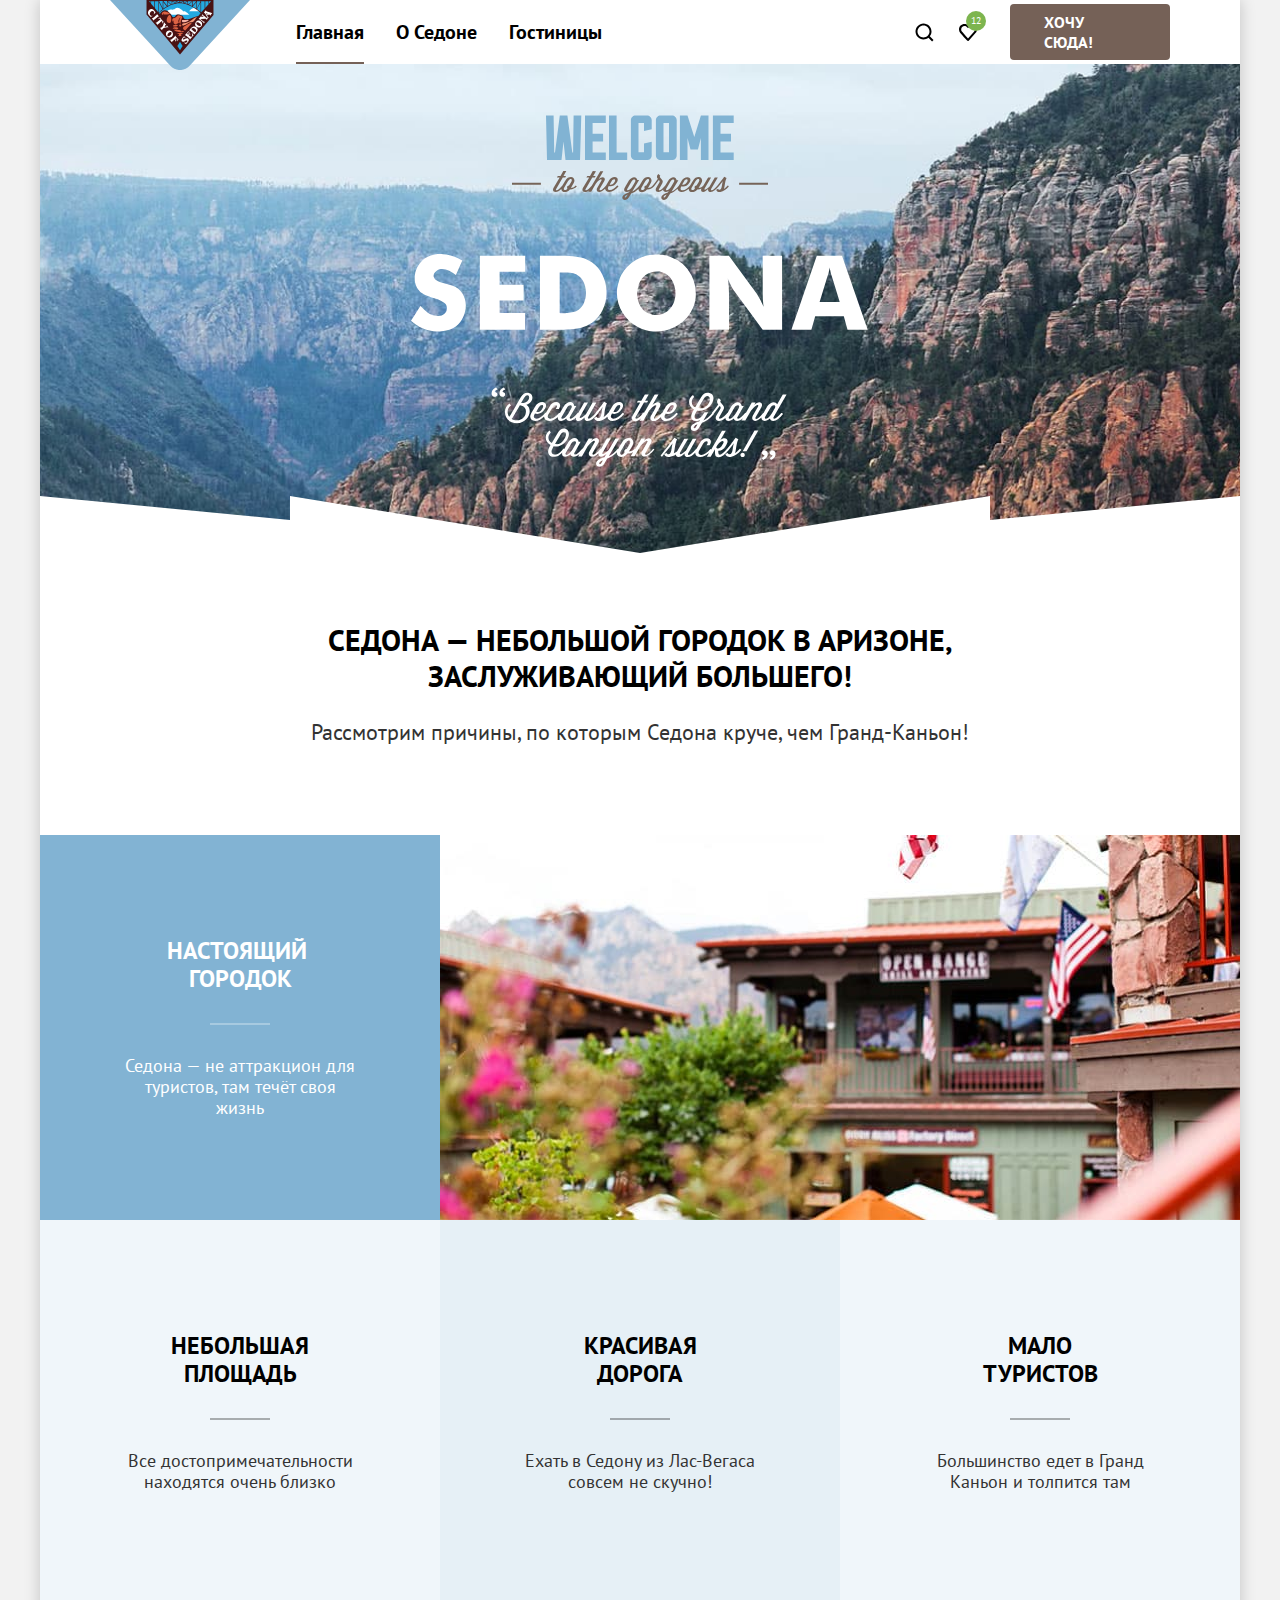
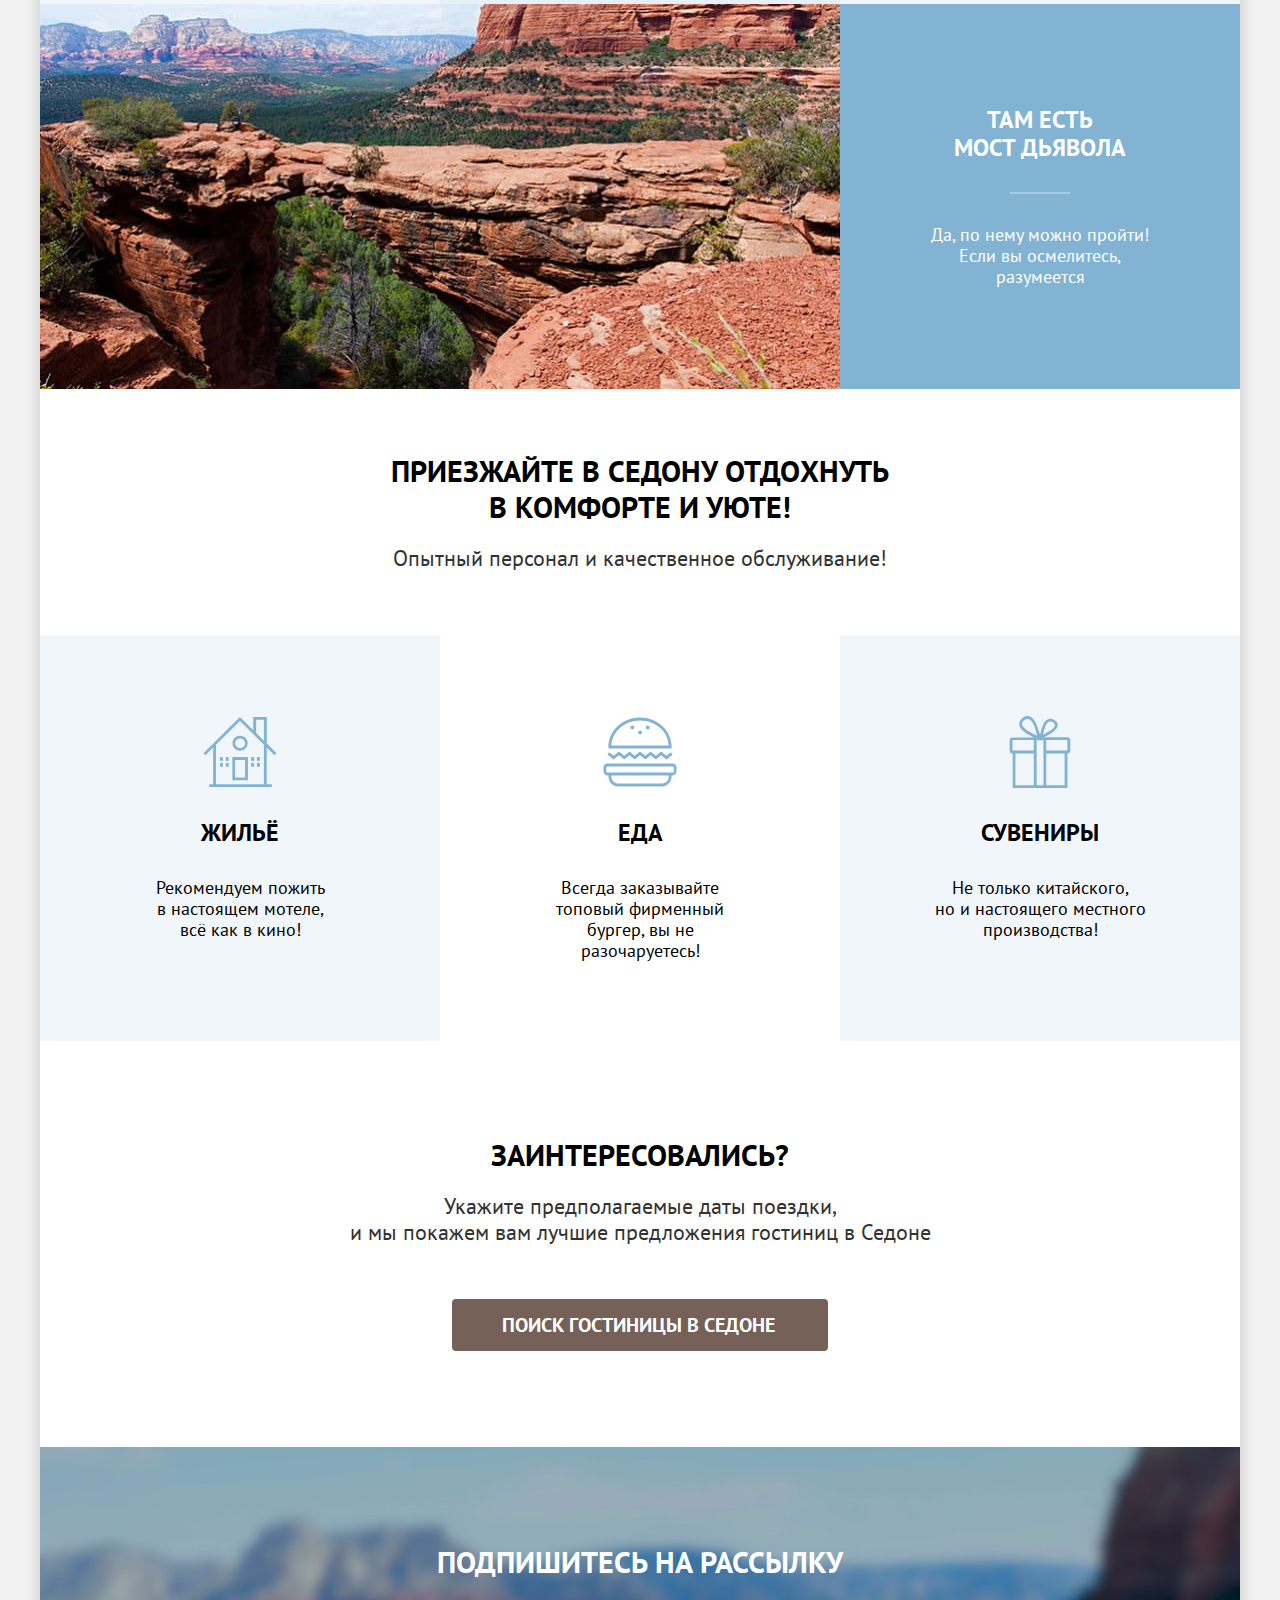
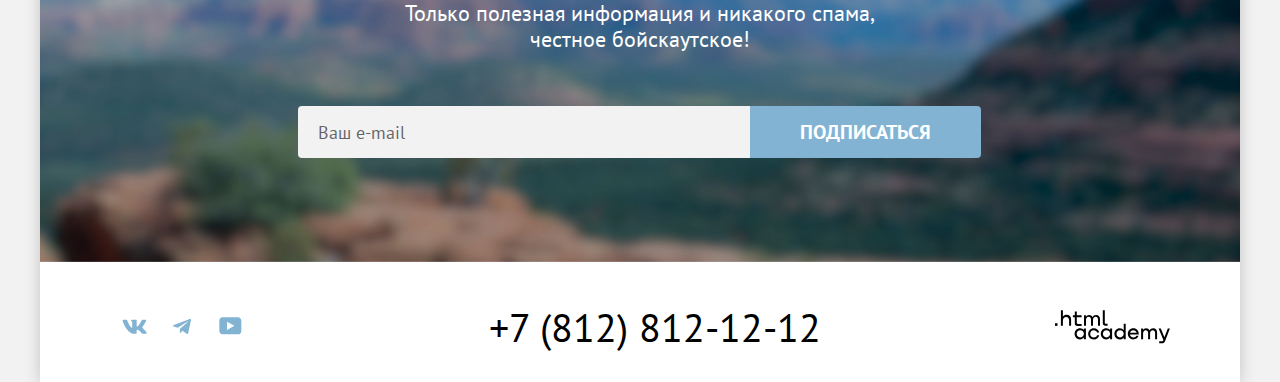
<file: index.html>
<!DOCTYPE html>
<html lang="ru">
  <head>
    <meta charset="utf-8">
    <title>Седона</title>
    <link rel="icon" href="favicon.ico">
    <link href="styles/styles.css" rel="stylesheet">
  </head>
  <body>
    <div class="sticky-footer">
      <header class="page-header">
        <nav class="navigation">
          <a class="navigation-logo">
            <img class="page-header-logo" src="image/logo.svg" alt="Логотип сайта Седона" width="140" height="70">
          </a>
          <ul class="navigation-list">
            <li class="navigation-item">
              <a class="navigation-link navigation-link-current">Главная</a>
            </li>
            <li class="navigation-item">
              <a class="navigation-link" href="#">О Седоне</a>
            </li>
            <li class="navigation-item">
              <a class="navigation-link" href="catalog.html">Гостиницы</a>
            </li>
          </ul>
          <ul class="navigation-list navigation-user">
            <li class="navigation-item">
              <a class="navigation-link" href="#">
                <svg class="navigation-icon" aria-hidden="true" focusable="false" width="20" height="20" viewBox="0 0 20 20" fill="none" xmlns="http://www.w3.org/2000/svg">
                  <path d="M19.5 18.0083L15.8 14.3287C16.8 13.0359 17.5 11.3453 17.5 9.4558C17.5 5.08011 13.9 1.5 9.5 1.5C5.1 1.5 1.5 5.17956 1.5 9.55525C1.5 13.9309 5.1 17.511 9.5 17.511C11.3 17.511 13 16.9144 14.4 15.8204L18.1 19.5L19.5 18.0083ZM9.5 15.5221C6.2 15.5221 3.5 12.837 3.5 9.55525C3.5 6.27348 6.2 3.5884 9.5 3.5884C12.8 3.5884 15.5 6.27348 15.5 9.55525C15.5 12.837 12.8 15.5221 9.5 15.5221Z" fill="currentColor"/>
                </svg>
                <span class="visually-hidden">
                  Поиск
                </span>
              </a>
            </li>
            <li class="navigation-item">
              <a class="navigation-link" href="#">
                <svg class="navigation-icon" aria-hidden="true" focusable="false" width="20" height="20" viewBox="0 0 20 20" fill="none" xmlns="http://www.w3.org/2000/svg">
                  <path d="M9.9 19C9.6 19 9.3 18.9 9.1 18.6C3.7 12.5 2.4 11.1 2.1 10.7C1.4 9.8 1 8.6 1 7.4C1 4.4 3.4 2 6.5 2C7.8 2 9 2.5 10 3.3C11 2.5 12.3 2 13.5 2C16.5 2 19 4.4 19 7.4C19 8.7 18.5 9.9 17.7 10.8L10.7 18.7C10.5 18.9 10.3 19 9.9 19ZM3.9 9.5C4.2 9.9 7.4 13.5 10 16.4L16.2 9.4C16.7 8.9 16.9 8.2 16.9 7.4C16.9 5.6 15.4 4.1 13.6 4.1C12.6 4.1 11.6 4.6 10.9 5.4C10.6 5.7 10.3 5.8 10 5.8C9.7 5.8 9.4 5.6 9.2 5.4C8.5 4.6 7.5 4.1 6.5 4.1C4.7 4.1 3.2 5.6 3.2 7.4C3.1 8.3 3.5 9 3.9 9.5C3.8 9.5 3.8 9.5 3.9 9.5Z" fill="currentColor"/>
                </svg>
                <span class="visually-hidden">
                  Избранное
                </span>
                <span class="favorite-hotels">12</span>
              </a>
            </li>
            <li class="navigation-item">
              <a class="button button-want" href="#">Хочу сюда!</a>
            </li>
          </ul>
        </nav>
      </header>
      <main class="main-index main-container">
        <div class="hero">
          <h1 class="visually-hidden">Гостиничный сервис в Седоне</h1>
          <img class="img-hero" src="image/welcome.svg" alt="Welcome to the gorgeous Sedona because the grand canyon sucks" width="458" height="352">
        </div>
        <section class="advantages">
          <h2 class="visually-hidden">Преимущества</h2>
          <p class="advantages-intro">Седона &mdash; небольшой городок в Аризоне, заслуживающий большего!</p>
          <p class="advantages-intro-description">Рассмотрим причины, по которым Седона круче, чем Гранд-Каньон!</p>
          <ul class="advantages-list">
            <li class="advantages-item advantages-item-deepblue">
              <div class="advantage-item-container">
                <h3 class="advantages-item-title">Настоящий&nbsp; городок</h3>
                <p class="advantages-description">Седона — не аттракцион для туристов, там течёт своя жизнь</p>
              </div>
              <img class="advantages-image" src="image/advantage-photo-1.jpg" alt="Здание на фоне гор" width="800" height="385">
            </li>
            <li class="advantages-item advantages-item-lightblue">
              <h3 class="advantages-item-title">Небольшая площадь</h3>
              <p class="advantages-description">Все достопримечательности находятся очень близко</p>
            </li>
            <li class="advantages-item advantages-item-middleblue">
              <h3 class="advantages-item-title">Красивая дорога</h3>
              <p class="advantages-description">Ехать в Седону из Лас-Вегаса совсем не скучно!</p>
            </li>
            <li class="advantages-item advantages-item-lightblue">
              <h3 class="advantages-item-title">Мало туристов</h3>
              <p class="advantages-description">Большинство едет в Гранд Каньон и толпится там</p>
            </li>
            <li class="advantages-item advantages-item-deepblue">
              <div class="advantage-item-container">
                <h3 class="advantages-item-title">&nbsp;Там есть&nbsp; мост дьявола</h3>
                <p class="advantages-description">Да, по нему можно пройти! Если вы осмелитесь, разумеется</p>
              </div>
              <img class="advantages-image" src="image/advantage-photo-2.jpg" alt="Скалы с обрывом" width="800" height="385">
            </li>
          </ul>
        </section>
        <section class="services">
          <h2 class="visually-hidden">Сервис</h2>
          <p class="services-intro">Приезжайте в Седону отдохнуть в комфорте и уюте!</p>
          <p class="services-intro-description">Опытный персонал и качественное обслуживание!</p>
          <ul class="services-list">
            <li class="services-item services-item-middleblue">
              <h3 class="services-title">Жильё</h3>
              <p class="services-description">Рекомендуем пожить <br> в настоящем мотеле, <br> всё как в кино!</p>
            </li>
            <li class="services-item">
              <h3 class="services-title">Еда</h3>
              <p class="services-description">Всегда заказывайте <br>топовый фирменный бургер, вы не разочаруетесь!</p>
            </li>
            <li class="services-item services-item-middleblue">
              <h3 class="services-title">Сувениры</h3>
              <p class="services-description">Не только китайского, <br>но и настоящего местного производства!</p>
            </li>
          </ul>
        </section>
        <section class="search">
          <h2 class="visually-hidden">Поиск гостиницы</h2>
          <div class="search-wrapper">
            <p class="search-intro">Заинтересовались?</p>
            <p class="search-intro-description">Укажите предполагаемые даты поездки, <br>и мы покажем вам лучшие предложения гостиниц в Седоне</p>
            <a class="button button-search" href="#">Поиск гостиницы в Седоне</a>
          </div>
        </section>
        <section class="subscribe subscribe-index">
          <h2 class="subscribe-title subscribe-title-index">Подпишитесь на рассылку</h2>
          <p class="subscribe-description subscribe-description-index">Только полезная информация и никакого спама, <br> честное бойскаутское!</p>
          <form class="newsletter-form" action="https://echo.htmlacademy.ru/" method="post">
            <label class="visually-hidden" for="newsletter-email">Email</label>
            <input class="field" placeholder="Ваш e-mail" type="email" name="newsletter-email" id="newsletter-email" required>
            <button class="button button-newsletter" type="submit">Подписаться</button>
          </form>
        </section>
      </main>
      <footer class="page-footer">
        <section class="footer-social">
          <h2 class="visually-hidden">Социальные сети</h2>
          <ul class="footer-social-list">
            <li class="footer-social-item">
              <a class="social-link" href="https://vk.com/htmlacademy">
                <svg class="social-icon" aria-hidden="true" focusable="false" width="25" height="15" viewBox="0 0 25 15" fill="none" xmlns="http://www.w3.org/2000/svg">
                  <path fill-rule="evenodd" clip-rule="evenodd" d="M24.1164 1.80445C24.2824 1.25845 24.1164 0.856445 23.3214 0.856445H20.6964C20.0284 0.856445 19.7204 1.20345 19.5534 1.58645C19.5534 1.58645 18.2184 4.78245 16.3274 6.85845C15.7154 7.46045 15.4374 7.65145 15.1034 7.65145C14.9364 7.65145 14.6854 7.46045 14.6854 6.91345V1.80445C14.6854 1.14845 14.5014 0.856445 13.9454 0.856445H9.81738C9.40038 0.856445 9.14938 1.16045 9.14938 1.44945C9.14938 2.07045 10.0954 2.21445 10.1924 3.96245V7.76045C10.1924 8.59345 10.0394 8.74444 9.70538 8.74444C8.81538 8.74444 6.65038 5.53345 5.36538 1.85945C5.11638 1.14445 4.86438 0.856445 4.19338 0.856445H1.56638C0.816382 0.856445 0.666382 1.20345 0.666382 1.58645C0.666382 2.26845 1.55638 5.65645 4.81138 10.1374C6.98138 13.1974 10.0364 14.8564 12.8194 14.8564C14.4884 14.8564 14.6944 14.4884 14.6944 13.8534V11.5404C14.6944 10.8034 14.8524 10.6564 15.3814 10.6564C15.7714 10.6564 16.4384 10.8484 17.9964 12.3234C19.7764 14.0724 20.0694 14.8564 21.0714 14.8564H23.6964C24.4464 14.8564 24.8224 14.4884 24.6064 13.7604C24.3684 13.0364 23.5184 11.9854 22.3914 10.7384C21.7794 10.0284 20.8614 9.26345 20.5824 8.88045C20.1934 8.38945 20.3044 8.17044 20.5824 7.73345C20.5824 7.73345 23.7824 3.30745 24.1154 1.80445H24.1164Z" fill="currentColor"/>
                </svg>
                <span class="visually-hidden">ВКонтакте</span>
              </a>
            </li>
            <li class="footer-social-item">
              <a class="social-link" href="https://t.me/htmlacademy ">
                <svg class="social-icon" aria-hidden="true" focusable="false" width="18" height="16" viewBox="0 0 18 16" fill="none" xmlns="http://www.w3.org/2000/svg">
                  <path d="M16.785 0.955705L0.840489 7.1042C-0.247661 7.54126 -0.241365 8.14828 0.640845 8.41897L4.73445 9.69597L14.2058 3.72014C14.6537 3.44766 15.0629 3.59424 14.7265 3.89281L7.05283 10.8183H7.05103L7.05283 10.8192L6.77045 15.0387C7.18413 15.0387 7.36669 14.8489 7.59871 14.625L9.58705 12.6915L13.7229 15.7464C14.4855 16.1664 15.0332 15.9506 15.2229 15.0405L17.9379 2.2453C18.2158 1.13107 17.5126 0.626562 16.785 0.955705Z" fill="currentColor"/>
                </svg>
                <span class="visually-hidden">Телеграм</span>
              </a>
            </li>
            <li class="footer-social-item">
              <a class="social-link" href="https://www.youtube.com/user/htmlacademyru">
                <svg class="social-icon" aria-hidden="true" focusable="false" width="23" height="18" viewBox="0 0 23 18" fill="none" xmlns="http://www.w3.org/2000/svg">
                  <path d="M18.9402 0.356445H3.50738C1.64668 0.356445 0.333252 1.9502 0.333252 3.75645V13.8502C0.333252 15.7627 1.64668 17.3564 3.50738 17.3564H19.1591C20.8009 17.3564 22.3333 15.7627 22.3333 13.9564V3.75645C22.1143 1.9502 20.8009 0.356445 18.9402 0.356445ZM7.99494 12.8939V4.81894L15.3283 8.85645L7.99494 12.8939Z" fill="currentColor"/>
                </svg>
                <span class="visually-hidden">Ютуб</span>
              </a>
            </li>
          </ul>
        </section>
        <section class="footer-contacts">
          <h2 class="visually-hidden">Контакты</h2>
          <a class="footer-contacts-phone" href="tel:+78128121212">+7 (812) 812-12-12</a>
        </section>
        <section class="author-link">
          <h2 class="visually-hidden">Автор сайта</h2>
          <a class="htmlacademy-link" href="https://htmlacademy.ru/">
            <svg class="htmlacademy-icon" aria-hidden="true" focusable="false" width="115" height="34" viewBox="0 0 115 34" fill="none" xmlns="http://www.w3.org/2000/svg">
              <path d="M0 13.2564V15.8564H2.5V13.2564H0Z" fill="currentColor"/>
              <path d="M11.6 4.85645C10 4.85645 8.8 5.55645 8 6.55645H7.9V0.356445H5.9V15.8564H7.9V10.5564C7.9 8.45645 9.2 6.95645 11.2 6.95645C13 6.95645 14.1 8.35645 14.1 10.1564V15.8564H16.1V9.75644C16.2 6.75644 14.3 4.85645 11.6 4.85645Z" fill="currentColor"/>
              <path d="M26.6 5.15645H21.8V1.45645H19.8V5.25645H17.9V7.25645H19.8V13.2564C19.8 14.9564 20.8 15.9564 22.5 15.9564H26.6V13.9564H22.9C22.2 13.9564 21.8 13.5564 21.8 12.8564V7.15645H26.6V5.15645Z" fill="currentColor"/>
              <path d="M41.1 4.95645C39.5 4.95645 38.2 5.75644 37.6 7.05645H37.5C36.9 5.85645 35.7 4.95645 34.1 4.95645C32.7 4.95645 31.6 5.75645 31 6.75645H30.9V5.15645H29V15.7564H31V10.3564C31 8.35645 32 6.85645 33.6 6.85645C35.1 6.85645 36 7.85645 36 9.45645V15.7564H38V10.1564C38 7.75645 39.4 6.85645 40.6 6.85645C42.1 6.85645 43 7.85645 43 9.45645V15.7564H45V9.25644C45.1 6.75644 43.6 4.95645 41.1 4.95645Z" fill="currentColor"/>
              <path d="M47.8 13.0564C47.8 14.7564 48.8 15.7564 50.6 15.7564H52.6V13.7564H50.9C50.2 13.7564 49.8 13.3564 49.8 12.6564V0.356445H47.8V13.0564Z" fill="currentColor"/>
              <path d="M28.9 20.0564C28 18.9564 26.7 18.2564 25 18.2564C21.9 18.2564 19.6 20.5564 19.6 23.8564C19.6 27.1564 21.9 29.4564 25 29.4564C26.8 29.4564 28 28.6564 28.8 27.5564H28.9V29.1564H30.9V18.5564H28.9V20.0564ZM25.3 27.4564C23.1 27.4564 21.7 25.8564 21.7 23.8564C21.7 21.8564 23.1 20.2564 25.3 20.2564C27.5 20.2564 28.9 21.8564 28.9 23.8564C28.9 25.7564 27.5 27.4564 25.3 27.4564Z" fill="currentColor"/>
              <path d="M44.2 22.3564C43.7 19.9564 41.6 18.2564 38.8 18.2564C35.4 18.2564 33.2 20.7564 33.2 23.8564C33.2 26.9564 35.4 29.4564 38.8 29.4564C41.6 29.4564 43.7 27.6564 44.2 25.2564H42.1C41.7 26.5564 40.4 27.5564 38.8 27.5564C36.6 27.5564 35.2 25.9564 35.2 23.9564C35.2 21.9564 36.6 20.3564 38.8 20.3564C40.4 20.3564 41.6 21.3564 42.1 22.5564H44.2V22.3564Z" fill="currentColor"/>
              <path d="M55.1 20.0564C54.2 18.9564 52.9 18.2564 51.2 18.2564C48.1 18.2564 45.8 20.5564 45.8 23.8564C45.8 27.1564 48.1 29.4564 51.2 29.4564C53 29.4564 54.2 28.6564 55 27.5564H55.1V29.1564H57.1V18.5564H55.1V20.0564ZM51.5 27.4564C49.3 27.4564 47.9 25.8564 47.9 23.8564C47.9 21.8564 49.3 20.2564 51.5 20.2564C53.7 20.2564 55.1 21.8564 55.1 23.8564C55.1 25.7564 53.6 27.4564 51.5 27.4564Z" fill="currentColor"/>
              <path d="M68.7 20.1564C67.8 19.0564 66.5 18.2564 64.8 18.2564C61.7 18.2564 59.4 20.5564 59.4 23.8564C59.4 27.1564 61.6 29.4564 64.8 29.4564C66.5 29.4564 67.8 28.6564 68.6 27.6564H68.7V29.1564H70.7V13.7564H68.7V20.1564ZM65.1 27.4564C62.9 27.4564 61.5 25.8564 61.5 23.8564C61.5 21.8564 62.9 20.2564 65.1 20.2564C67.3 20.2564 68.7 21.8564 68.7 23.8564C68.6 25.8564 67.2 27.4564 65.1 27.4564Z" fill="currentColor"/>
              <path d="M78.3 18.2564C75 18.2564 72.8 20.7564 72.8 23.8564C72.8 26.8564 74.9 29.4564 78.3 29.4564C80.8 29.4564 82.8 28.1564 83.5 25.8564H81.4C80.9 26.8564 79.8 27.4564 78.4 27.4564C76.5 27.4564 75.1 26.1564 75 24.5564H83.8C84 20.9564 81.8 18.2564 78.3 18.2564ZM78.3 20.1564C80 20.1564 81.3 21.1564 81.6 22.7564H75.1C75.4 21.2564 76.6 20.1564 78.3 20.1564Z" fill="currentColor"/>
              <path d="M98.2 18.2564C96.6 18.2564 95.3 19.0564 94.6 20.2564H94.5C93.9 19.0564 92.7 18.2564 91.1 18.2564C89.7 18.2564 88.6 18.9564 88 20.0564V18.5564H86.1V29.1564H88.1V23.7564C88.1 21.7564 89.1 20.3564 90.7 20.2564C92.2 20.2564 93.1 21.2564 93.1 22.8564V29.1564H95.1V23.5564C95.1 21.1564 96.5 20.2564 97.7 20.2564C99.2 20.2564 100.1 21.2564 100.1 22.8564V29.1564H102.1V22.6564C102.2 20.0564 100.7 18.2564 98.2 18.2564Z" fill="currentColor"/>
              <path d="M109.4 27.3564L105.8 18.4564H103.6L108.4 30.0564C108.1 30.9564 107.7 31.2564 106.7 31.2564H104.2V33.2564H106.7C108.5 33.2564 109.5 32.4564 110.2 30.6564L114.9 18.4564H112.8L109.4 27.3564Z" fill="currentColor"/>
            </svg>
          </a>
        </section>
      </footer>
    </div>
    <div class="modal-container modal-container-close">
      <div class="modal-window">
        <button class="modal-close-button">
          <svg class="close-button-icon" width="15" height="15" viewBox="0 0 15 15" fill="currentColor" xmlns="http://www.w3.org/2000/svg">
            <path d="M14.4905 1.78288L13.1982 0.49057L7.49048 6.19826L1.78279 0.49057L0.490479 1.78288L6.19817 7.49057L0.490479 13.1983L1.78279 14.4906L7.49048 8.78288L13.1982 14.4906L14.4905 13.1983L8.78279 7.49057L14.4905 1.78288Z" fill="currentColor"/>
            </svg>
          <span class="visually-hidden">Закрыть</span>
        </button>
        <section class="modal-content">
          <h2 class="modal-title">Поиск гостиницы в Седоне</h2>
          <form class="check-in-form" action="https://echo.htmlacademy.ru/" method="post">
           <div class="check-in-form-wrapper">
              <div class="modal-field-group check-in-group">
                <div class="input-label-wrapper">
                  <label class="check-group-title check-in-title" for="check-in-data">Дата Заезда:</label>
                  <input class="check-input check-in-input" type="text" id="check-in-data" name="check-in-data" placeholder="Укажите дату" value="27 апреля 2020" required>
                </div>
                <p class="warning-message">Мы не можем отправить вас в прошлое.</p>
              </div>
              <div class="modal-field-group check-out-group">
                <div class="input-label-wrapper">
                  <label class="check-group-title check-out-title" for="check-out-data">Дата Выезда:</label>
                  <input class="check-input check-out-input" type="text" id="check-out-data" name="check-out-data" placeholder="Укажите дату" value="1 сентября 2023" required>
                </div>
                <p class="warning-message">На эти даты есть свободные номера. Пока есть.</p>
              </div>
              <div class="input-label-wrapper">
                <div class="modal-field-group adult-travelers">
                  <label class="check-group-title adult-travelers-title" for="adult-travelers-number">Взрослые:</label>
                  <button class="remove-travelers remove-adult-travelers" type="button">
                    <svg class="remove-icon" width="14" height="2" viewBox="0 0 14 2" fill="none" xmlns="http://www.w3.org/2000/svg">
                      <path d="M0 0L0 2L14 2V0L0 0Z" fill="currentColor"/>
                      </svg>
                  </button>
                  <span class="visually-hidden">Убрать количество взрослых</span>
                  <input class="check-input travelers-input adult-travelers-input" type="number" id="adult-travelers-number" name="adult-travelers-number" value="2" step="1" max="99" required>
                  <button class="add-travelers add-adult-travelers" type="button">
                    <svg class="add-icon" width="14" height="14" viewBox="0 0 14 14" fill="none" xmlns="http://www.w3.org/2000/svg">
                      <path d="M14 6H8V0H6V6H0V8H6V14H8V8H14V6Z" fill="currentColor"/>
                      </svg>
                  </button>
                  <span class="visually-hidden">Добавить количество взрослых</span>
                </div>
                <div class="modal-field-group children-travelers">
                  <span class="tooltip-wrapper">
                    <label class="check-group-title children-travelers-title" for="children-travelers-number">Дети:</label>
                    <span class="tooltip">
                      <button class="tooltip-toggle" type="button" aria-labelledby="tooltip-label-date"></button>
                      <span class="tooltip-text" role="tooltip" id="tooltip-label-date">Укажите количество детей, которые будут с вами, возраст которых от 6 до 18 лет. Дети до 6 лет размещаются бесплатно.</span>
                    </span>
                  </span>
                  <button class="remove-travelers remove-children-travelers" type="button">
                    <svg class="remove-icon" width="14" height="2" viewBox="0 0 14 2" fill="none" xmlns="http://www.w3.org/2000/svg">
                      <path d="M0 0L0 2L14 2V0L0 0Z" fill="currentColor"/>
                      </svg>
                  </button>
                  <span class="visually-hidden">Убрать количество детей</span>
                  <input class="check-input travelers-input children-travelers-input" type="number" id="children-travelers-number" name="children-travelers-number" value="2" step="1" max="99" required>
                  <button class="add-travelers add-children-travelers" type="submit">
                    <svg class="add-icon" width="14" height="14" viewBox="0 0 14 14" fill="none" xmlns="http://www.w3.org/2000/svg">
                      <path d="M14 6H8V0H6V6H0V8H6V14H8V8H14V6Z" fill="currentColor"/>
                      </svg>
                  </button>
                  <span class="visually-hidden">Добавить количество детей</span>
                </div>
              </div>
              <button class="button modal-button-find-hotels" type="submit">Найти</button>
           </div>
          </form>
        </section>
      </div>
    </div>
  </body>
</html>
</file>
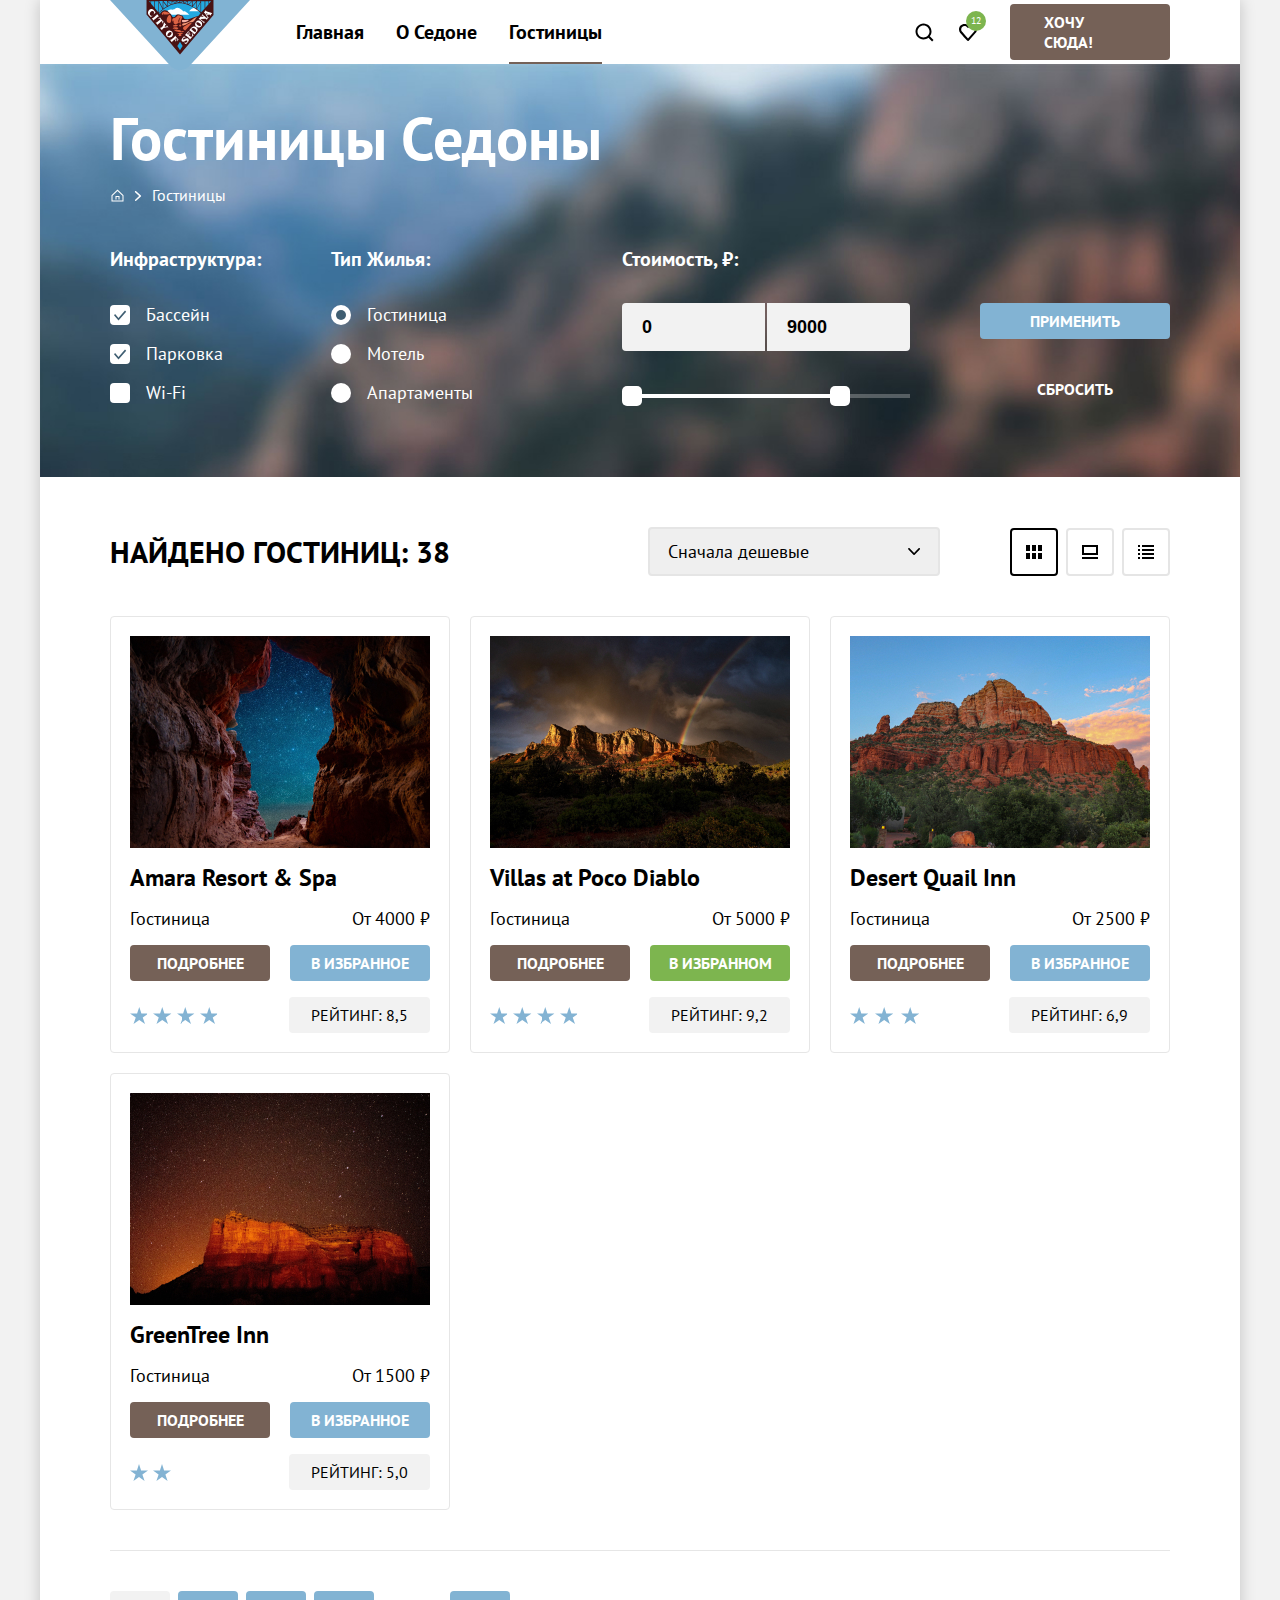
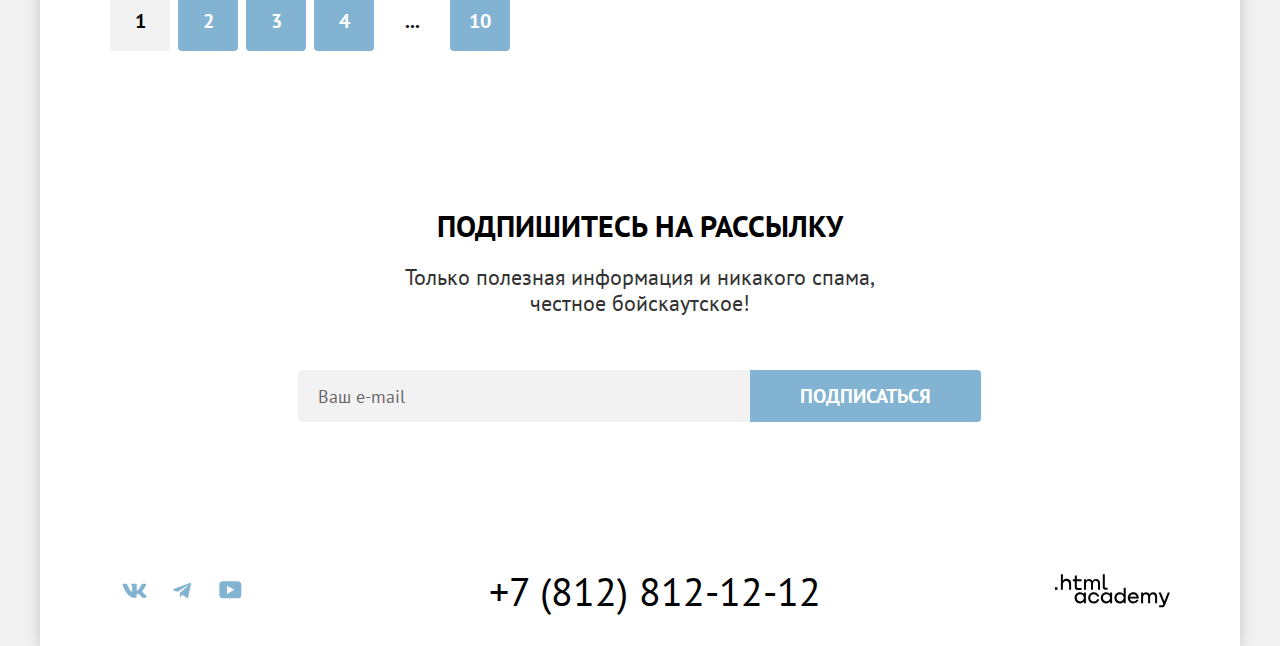
<file: catalog.html>
<!DOCTYPE html>
<html lang="ru">
  <head>
    <meta charset="utf-8">
    <title>Каталог</title>
    <link rel="icon" href="favicon.ico">
    <link href="styles/styles.css" rel="stylesheet">
  </head>
  <body>
    <div class="sticky-footer">
      <header class="page-header">
        <nav class="navigation">
          <a class="navigation-logo" href="index.html">
            <img class="page-header-logo" src="image/logo.svg" alt="Логотип сайта Седона" width="140" height="70">
          </a>
          <ul class="navigation-list">
            <li class="navigation-item">
              <a class="navigation-link" href="index.html">Главная</a>
            </li>
            <li class="navigation-item">
              <a class="navigation-link" href="#">О Седоне</a>
            </li>
            <li class="navigation-item">
              <a class="navigation-link navigation-link-current">Гостиницы</a>
            </li>
          </ul>
          <ul class="navigation-list navigation-user">
            <li class="navigation-item">
              <a class="navigation-link" href="#">
                <svg class="navigation-icon" aria-hidden="true" focusable="false" width="20" height="20" viewBox="0 0 20 20" fill="none" xmlns="http://www.w3.org/2000/svg">
                  <path d="M19.5 18.0083L15.8 14.3287C16.8 13.0359 17.5 11.3453 17.5 9.4558C17.5 5.08011 13.9 1.5 9.5 1.5C5.1 1.5 1.5 5.17956 1.5 9.55525C1.5 13.9309 5.1 17.511 9.5 17.511C11.3 17.511 13 16.9144 14.4 15.8204L18.1 19.5L19.5 18.0083ZM9.5 15.5221C6.2 15.5221 3.5 12.837 3.5 9.55525C3.5 6.27348 6.2 3.5884 9.5 3.5884C12.8 3.5884 15.5 6.27348 15.5 9.55525C15.5 12.837 12.8 15.5221 9.5 15.5221Z" fill="black"/>
                </svg>
                <span class="visually-hidden">
                  Поиск
                </span>
              </a>
            </li>
            <li class="navigation-item">
              <a class="navigation-link" href="#">
                <svg class="navigation-icon" aria-hidden="true" focusable="false" width="20" height="20" viewBox="0 0 20 20" fill="none" xmlns="http://www.w3.org/2000/svg">
                  <path d="M9.9 19C9.6 19 9.3 18.9 9.1 18.6C3.7 12.5 2.4 11.1 2.1 10.7C1.4 9.8 1 8.6 1 7.4C1 4.4 3.4 2 6.5 2C7.8 2 9 2.5 10 3.3C11 2.5 12.3 2 13.5 2C16.5 2 19 4.4 19 7.4C19 8.7 18.5 9.9 17.7 10.8L10.7 18.7C10.5 18.9 10.3 19 9.9 19ZM3.9 9.5C4.2 9.9 7.4 13.5 10 16.4L16.2 9.4C16.7 8.9 16.9 8.2 16.9 7.4C16.9 5.6 15.4 4.1 13.6 4.1C12.6 4.1 11.6 4.6 10.9 5.4C10.6 5.7 10.3 5.8 10 5.8C9.7 5.8 9.4 5.6 9.2 5.4C8.5 4.6 7.5 4.1 6.5 4.1C4.7 4.1 3.2 5.6 3.2 7.4C3.1 8.3 3.5 9 3.9 9.5C3.8 9.5 3.8 9.5 3.9 9.5Z" fill="black"/>
                </svg>
                <span class="visually-hidden">
                  Избранное
                </span>
                <span class="favorite-hotels">12</span>
              </a>
            </li>
            <li class="navigation-item">
              <a class="button button-want" href="#">Хочу сюда!</a>
            </li>
          </ul>
        </nav>
      </header>
      <main class="main-inner main-container">
        <div class="background-catalog-filter">
         <header class="inner-header">
          <h1 class="inner-header-title">Гостиницы Седоны</h1>
          <ul class="breadcrumbs">
            <li class="breadcrumbs-item">
              <a class="breadcrumbs-link" href="index.html">
                <svg class="breadcrumbs-icon-home" xmlns="http://www.w3.org/2000/svg" aria-hidden="true" focusable="false" width="13" height="15" viewBox="0 0 13 15" fill="none">
                  <path fill="#fff" d="m6.5.5-6 5.8v6.2h12V6.3L6.5.5Zm5 11h-10V6.7l5-4.8 5 4.8v4.8Z"/>
                  <path fill="#fff" d="M4.5 10.5h1V8h2v2.5h1V7h-4v3.5Z"/>
                </svg>
                <span class="visually-hidden">Главная</span>
              </a>
            </li>
            <li class="breadcrumbs-item">
              <a class="breadcrumbs-link">Гостиницы</a>
            </li>
          </ul>
         </header>
         <section class="catalog-filter-hotels">
          <h2 class="visually-hidden">Фильтры гостиниц</h2>
          <form class="catalog-filter" action="https://echo.htmlacademy.ru/" method="get">
            <fieldset class="catalog-filter-group">
              <legend class="catalog-filter-title">Инфраструктура:</legend>
              <ul class="catalog-filter-list">
                <li class="catalog-filter-item">
                  <label class="control">Бассейн
                    <input class=" visually-hidden control-input" type="checkbox" name="Бассейн" checked>
                    <span class="control-mark"></span>
                  </label>
                </li>
                <li class="catalog-filter-item">
                  <label class="control">Парковка
                    <input class="visually-hidden control-input" type="checkbox" name="Парковка" checked>
                    <span class="control-mark"></span>
                  </label>
                </li>
                <li class="catalog-filter-item">
                  <label class="control">Wi-Fi
                    <input class="visually-hidden control-input" type="checkbox" name="Wi-Fi">
                    <span class="control-mark"></span>
                  </label>
                </li>
              </ul>
            </fieldset>
            <fieldset class="catalog-filter-group">
              <legend class="catalog-filter-title">Тип Жилья:</legend>
              <ul class="catalog-filter-list">
                <li class="catalog-filter-item">
                  <label class="control">Гостиница
                    <input class="visually-hidden control-input" type="radio" name="Тип жилья" value="Гостиница" checked>
                    <span class="control-mark"></span>
                  </label>
                </li>
                <li class="catalog-filter-item">
                  <label class="control">Мотель
                    <input class="visually-hidden control-input" type="radio" name="Тип жилья" value="Мотель">
                    <span class="control-mark"></span>
                  </label>
                </li>
                <li class="catalog-filter-item">
                  <label class="control">Апартаменты
                    <input class="visually-hidden control-input" type="radio" name="Тип жилья" value="Апартаменты">
                    <span class="control-mark"></span>
                  </label>
                </li>
              </ul>
            </fieldset>
            <fieldset class="catalog-filter-group catalog-filter-price">
              <legend class="catalog-filter-title">Стоимость, ₽:</legend>
            <div class="range">
              <div class="price-control-wrapper">
                <label class="visually-hidden" for="price-control-from">от</label>
                <input class="control-input price-control-input price-control-from" type="number" placeholder="от" value="0" name="min-price" id="price-control-from">
                <label class="visually-hidden" for="price-control-to">до</label>
                <input class="control-input price-control-input price-control-to" type="number" placeholder="до" value="9000" name="max-price" id="price-control-to">
              </div>
              <div class="range-scale">
                <div class="range-bar" style="left: 0px; width: 226px">
                  <button class="range-toggle toggle-min">
                    <span class="visually-hidden">Изменить минимальную цену</span>
                  </button>
                  <button class="range-toggle toggle-max">
                    <span class="visually-hidden">Изменить максимальную цену</span>
                  </button>
                </div>
              </div>
            </div>
            </fieldset>
            <div class="buttons-filter-wrapper">
              <button class="button button-active" type="submit">Применить</button>
              <button class="button button-reset" type="reset">Сбросить</button>
            </div>
          </form>
         </section>
        </div>
        <section class="catalog-hostels-found">
          <h2 class="visually-hidden">Список гостиниц</h2>
          <div class="hotels-found-wrapper">
            <p class="hotels-found">Найдено гостиниц: <span>38</span></p>
            <select class="select-control" aria-label="Сортировка">
              <option value="cheap">Сначала дешевые</option>
              <option value="expensive">Сначала дорогие</option>
              <option value="popular">Сначала популярные</option>
            </select>
            <ul class="view-list">
              <li class="view-item view-item-cards view-item-cards-current">
                <a class="button" href="#">
                  <span class="visually-hidden">Показать карточки</span>
                </a>
              </li>
              <li class="view-item view-item-gallery">
                <a class="button" href="#">
                  <span class="visually-hidden">Показать галерею</span>
                </a>
              </li>
              <li class="view-item view-item-list">
                <a class="button" href="#">
                  <span class="visually-hidden">Показать список</span>
                </a>
              </li>
            </ul>
          </div>
          <ul class="hotel-list">
            <li class="hotel-card">
              <a class="hotel-card-link" href="#">
                <img class="hotel-card-image" src="image/catalog-images/hotels/hotel-1.jpg" alt="Вид из пещеры на звездное небо" width="300" height="212">
                <h3 class="hotel-card-title">Amara Resort & Spa</h3>
              </a>
              <div class="type-price-wrapper">
                <p class="hotel-card-type-of-housing">Гостиница</p>
                <p class="hotel-card-price">От 4000 ₽</p>
              </div>
              <div class="hotel-card-button-wrapper">
                <a class="hotel-card-button button" href="#">Подробнее</a>
                <button class="hotel-card-button button button-fav" type="button">В избранное</button>
              </div>
              <div class="rate-wrapper">
                <p class="hotel-card-stars hotel-card-stars-4"><span class="visually-hidden">Четыре звезды</span></p>
                <span class="hotel-card-rate">Рейтинг: 8,5</span>
              </div>
            </li>
            <li class="hotel-card">
              <a class="hotel-card-link" href="#">
                <img class="hotel-card-image" src="image/catalog-images/hotels/hotel-2.jpg" alt="Вид на скалы на фоне туч и радуги" width="300" height="212">
                <h3 class="hotel-card-title">Villas at Poco Diablo</h3>
              </a>
              <div class="type-price-wrapper">
                <p class="hotel-card-type-of-housing">Гостиница</p>
                <p class="hotel-card-price">От 5000 ₽</p>
              </div>
              <div class="hotel-card-button-wrapper">
                <a class="hotel-card-button button" href="#">Подробнее</a>
                <button class="hotel-card-button button button-fav button-selected" type="button">В избранном</button>
              </div>
             <div class="rate-wrapper">
                <p class="hotel-card-stars hotel-card-stars-4"><span class="visually-hidden">Четыре звезды</span></p>
                <span class="hotel-card-rate">Рейтинг: 9,2</span>
             </div>
            </li>
            <li class="hotel-card">
              <a class="hotel-card-link" href="#">
                <img class="hotel-card-image" src="image/catalog-images/hotels/hotel-3.jpg" alt="Вид на скалы на фоне голубого неба и облаков" width="300" height="212">
                <h3 class="hotel-card-title">Desert Quail Inn</h3>
              </a>
              <div class="type-price-wrapper">
                <p class="hotel-card-type-of-housing">Гостиница</p>
                <p class="hotel-card-price">От 2500 ₽</p>
              </div>
              <div class="hotel-card-button-wrapper">
                <a class="hotel-card-button button" href="#">Подробнее</a>
                <button class="hotel-card-button button button-fav" type="button">В избранное</button>
              </div>
             <div class="rate-wrapper">
                <p class="hotel-card-stars hotel-card-stars-3"><span class="visually-hidden">Три звезды</span></p>
                <span class="hotel-card-rate">Рейтинг: 6,9</span>
             </div>
            </li>
            <li class="hotel-card">
              <a class="hotel-card-link" href="#">
                <img class="hotel-card-image" src="image/catalog-images/hotels/hotel-4.jpg" alt="Вид на скалы на фоне чистого звездного неба" width="300" height="212">
                <h3 class="hotel-card-title">GreenTree Inn</h3>
              </a>
              <div class="type-price-wrapper">
                <p class="hotel-card-type-of-housing">Гостиница</p>
                <p class="hotel-card-price">От 1500 ₽</p>
              </div>
              <div class="hotel-card-button-wrapper">
                <a class="hotel-card-button button" href="#">Подробнее</a>
                <button class="hotel-card-button button button-fav" type="button">В избранное</button>
              </div>
              <div class="rate-wrapper">
                <p class="hotel-card-stars hotel-card-stars-2"><span class="visually-hidden">Две звезды</span></p>
                <span class="hotel-card-rate">Рейтинг: 5,0</span>
              </div>
            </li>
          </ul>
          <ul class="pagination">
            <li class="pagination-item">
              <a class="pagination-link pagination-current">1</a>
            </li>
            <li class="pagination-item">
              <a class="pagination-link" href="#">2</a>
            </li>
            <li class="pagination-item">
              <a class="pagination-link" href="#">3</a>
            </li>
            <li class="pagination-item">
              <a class="pagination-link" href="#">4</a>
            </li>
            <li class="pagination-item">
              <a class="pagination-link pagination-link-other" href="#">...</a>
            </li>
            <li class="pagination-item">
              <a class="pagination-link" href="#">10</a>
            </li>
          </ul>
        </section>
        <section class="subscribe subscribe-catalog">
          <h2 class="subscribe-title subscribe-title-catalog">Подпишитесь на рассылку</h2>
          <p class="subscribe-description subscribe-description-catalog">Только полезная информация и никакого спама, <br> честное бойскаутское!</p>
          <form class="newsletter-form" action="https://echo.htmlacademy.ru/" method="post">
            <label class="visually-hidden" for="newsletter-email">Email</label>
            <input class="field field-catalog" placeholder="Ваш e-mail" type="email" name="newsletter-email" id="newsletter-email" required>
            <button class="button button-newsletter" type="submit">Подписаться</button>
          </form>
        </section>
      </main>
      <footer class="page-footer">
        <section class="footer-social">
          <h2 class="visually-hidden">Социальные сети</h2>
          <ul class="footer-social-list">
            <li class="footer-social-item">
              <a class="social-link" href="https://vk.com/htmlacademy">
                <svg class="social-icon" aria-hidden="true" focusable="false" width="25" height="15" viewBox="0 0 25 15" fill="none" xmlns="http://www.w3.org/2000/svg">
                  <path fill-rule="evenodd" clip-rule="evenodd" d="M24.1164 1.80445C24.2824 1.25845 24.1164 0.856445 23.3214 0.856445H20.6964C20.0284 0.856445 19.7204 1.20345 19.5534 1.58645C19.5534 1.58645 18.2184 4.78245 16.3274 6.85845C15.7154 7.46045 15.4374 7.65145 15.1034 7.65145C14.9364 7.65145 14.6854 7.46045 14.6854 6.91345V1.80445C14.6854 1.14845 14.5014 0.856445 13.9454 0.856445H9.81738C9.40038 0.856445 9.14938 1.16045 9.14938 1.44945C9.14938 2.07045 10.0954 2.21445 10.1924 3.96245V7.76045C10.1924 8.59345 10.0394 8.74444 9.70538 8.74444C8.81538 8.74444 6.65038 5.53345 5.36538 1.85945C5.11638 1.14445 4.86438 0.856445 4.19338 0.856445H1.56638C0.816382 0.856445 0.666382 1.20345 0.666382 1.58645C0.666382 2.26845 1.55638 5.65645 4.81138 10.1374C6.98138 13.1974 10.0364 14.8564 12.8194 14.8564C14.4884 14.8564 14.6944 14.4884 14.6944 13.8534V11.5404C14.6944 10.8034 14.8524 10.6564 15.3814 10.6564C15.7714 10.6564 16.4384 10.8484 17.9964 12.3234C19.7764 14.0724 20.0694 14.8564 21.0714 14.8564H23.6964C24.4464 14.8564 24.8224 14.4884 24.6064 13.7604C24.3684 13.0364 23.5184 11.9854 22.3914 10.7384C21.7794 10.0284 20.8614 9.26345 20.5824 8.88045C20.1934 8.38945 20.3044 8.17044 20.5824 7.73345C20.5824 7.73345 23.7824 3.30745 24.1154 1.80445H24.1164Z" fill="currentColor"/>
                </svg>
                <span class="visually-hidden">ВКонтакте</span>
              </a>
            </li>
            <li class="footer-social-item">
              <a class="social-link" href="https://t.me/htmlacademy ">
                <svg class="social-icon" aria-hidden="true" focusable="false" width="18" height="16" viewBox="0 0 18 16" fill="none" xmlns="http://www.w3.org/2000/svg">
                  <path d="M16.785 0.955705L0.840489 7.1042C-0.247661 7.54126 -0.241365 8.14828 0.640845 8.41897L4.73445 9.69597L14.2058 3.72014C14.6537 3.44766 15.0629 3.59424 14.7265 3.89281L7.05283 10.8183H7.05103L7.05283 10.8192L6.77045 15.0387C7.18413 15.0387 7.36669 14.8489 7.59871 14.625L9.58705 12.6915L13.7229 15.7464C14.4855 16.1664 15.0332 15.9506 15.2229 15.0405L17.9379 2.2453C18.2158 1.13107 17.5126 0.626562 16.785 0.955705Z" fill="currentColor"/>
                </svg>
                <span class="visually-hidden">Телеграм</span>
              </a>
            </li>
            <li class="footer-social-item">
              <a class="social-link" href="https://www.youtube.com/user/htmlacademyru">
                <svg class="social-icon" aria-hidden="true" focusable="false" width="23" height="18" viewBox="0 0 23 18" fill="none" xmlns="http://www.w3.org/2000/svg">
                  <path d="M18.9402 0.356445H3.50738C1.64668 0.356445 0.333252 1.9502 0.333252 3.75645V13.8502C0.333252 15.7627 1.64668 17.3564 3.50738 17.3564H19.1591C20.8009 17.3564 22.3333 15.7627 22.3333 13.9564V3.75645C22.1143 1.9502 20.8009 0.356445 18.9402 0.356445ZM7.99494 12.8939V4.81894L15.3283 8.85645L7.99494 12.8939Z" fill="currentColor"/>
                </svg>
                <span class="visually-hidden">Ютуб</span>
              </a>
            </li>
          </ul>
        </section>
        <section class="footer-contacts">
          <h2 class="visually-hidden">Контакты</h2>
          <a class="footer-contacts-phone" href="tel:+78128121212">+7 (812) 812-12-12</a>
        </section>
        <section class="author-link">
          <h2 class="visually-hidden">Автор сайта</h2>
          <a class="htmlacademy-link" href="https://htmlacademy.ru/">
            <svg class="htmlacademy-icon" aria-hidden="true" focusable="false" width="115" height="34" viewBox="0 0 115 34" fill="none" xmlns="http://www.w3.org/2000/svg">
              <path d="M0 13.2564V15.8564H2.5V13.2564H0Z" fill="currentColor"/>
              <path d="M11.6 4.85645C10 4.85645 8.8 5.55645 8 6.55645H7.9V0.356445H5.9V15.8564H7.9V10.5564C7.9 8.45645 9.2 6.95645 11.2 6.95645C13 6.95645 14.1 8.35645 14.1 10.1564V15.8564H16.1V9.75644C16.2 6.75644 14.3 4.85645 11.6 4.85645Z" fill="currentColor"/>
              <path d="M26.6 5.15645H21.8V1.45645H19.8V5.25645H17.9V7.25645H19.8V13.2564C19.8 14.9564 20.8 15.9564 22.5 15.9564H26.6V13.9564H22.9C22.2 13.9564 21.8 13.5564 21.8 12.8564V7.15645H26.6V5.15645Z" fill="currentColor"/>
              <path d="M41.1 4.95645C39.5 4.95645 38.2 5.75644 37.6 7.05645H37.5C36.9 5.85645 35.7 4.95645 34.1 4.95645C32.7 4.95645 31.6 5.75645 31 6.75645H30.9V5.15645H29V15.7564H31V10.3564C31 8.35645 32 6.85645 33.6 6.85645C35.1 6.85645 36 7.85645 36 9.45645V15.7564H38V10.1564C38 7.75645 39.4 6.85645 40.6 6.85645C42.1 6.85645 43 7.85645 43 9.45645V15.7564H45V9.25644C45.1 6.75644 43.6 4.95645 41.1 4.95645Z" fill="currentColor"/>
              <path d="M47.8 13.0564C47.8 14.7564 48.8 15.7564 50.6 15.7564H52.6V13.7564H50.9C50.2 13.7564 49.8 13.3564 49.8 12.6564V0.356445H47.8V13.0564Z" fill="currentColor"/>
              <path d="M28.9 20.0564C28 18.9564 26.7 18.2564 25 18.2564C21.9 18.2564 19.6 20.5564 19.6 23.8564C19.6 27.1564 21.9 29.4564 25 29.4564C26.8 29.4564 28 28.6564 28.8 27.5564H28.9V29.1564H30.9V18.5564H28.9V20.0564ZM25.3 27.4564C23.1 27.4564 21.7 25.8564 21.7 23.8564C21.7 21.8564 23.1 20.2564 25.3 20.2564C27.5 20.2564 28.9 21.8564 28.9 23.8564C28.9 25.7564 27.5 27.4564 25.3 27.4564Z" fill="currentColor"/>
              <path d="M44.2 22.3564C43.7 19.9564 41.6 18.2564 38.8 18.2564C35.4 18.2564 33.2 20.7564 33.2 23.8564C33.2 26.9564 35.4 29.4564 38.8 29.4564C41.6 29.4564 43.7 27.6564 44.2 25.2564H42.1C41.7 26.5564 40.4 27.5564 38.8 27.5564C36.6 27.5564 35.2 25.9564 35.2 23.9564C35.2 21.9564 36.6 20.3564 38.8 20.3564C40.4 20.3564 41.6 21.3564 42.1 22.5564H44.2V22.3564Z" fill="currentColor"/>
              <path d="M55.1 20.0564C54.2 18.9564 52.9 18.2564 51.2 18.2564C48.1 18.2564 45.8 20.5564 45.8 23.8564C45.8 27.1564 48.1 29.4564 51.2 29.4564C53 29.4564 54.2 28.6564 55 27.5564H55.1V29.1564H57.1V18.5564H55.1V20.0564ZM51.5 27.4564C49.3 27.4564 47.9 25.8564 47.9 23.8564C47.9 21.8564 49.3 20.2564 51.5 20.2564C53.7 20.2564 55.1 21.8564 55.1 23.8564C55.1 25.7564 53.6 27.4564 51.5 27.4564Z" fill="currentColor"/>
              <path d="M68.7 20.1564C67.8 19.0564 66.5 18.2564 64.8 18.2564C61.7 18.2564 59.4 20.5564 59.4 23.8564C59.4 27.1564 61.6 29.4564 64.8 29.4564C66.5 29.4564 67.8 28.6564 68.6 27.6564H68.7V29.1564H70.7V13.7564H68.7V20.1564ZM65.1 27.4564C62.9 27.4564 61.5 25.8564 61.5 23.8564C61.5 21.8564 62.9 20.2564 65.1 20.2564C67.3 20.2564 68.7 21.8564 68.7 23.8564C68.6 25.8564 67.2 27.4564 65.1 27.4564Z" fill="currentColor"/>
              <path d="M78.3 18.2564C75 18.2564 72.8 20.7564 72.8 23.8564C72.8 26.8564 74.9 29.4564 78.3 29.4564C80.8 29.4564 82.8 28.1564 83.5 25.8564H81.4C80.9 26.8564 79.8 27.4564 78.4 27.4564C76.5 27.4564 75.1 26.1564 75 24.5564H83.8C84 20.9564 81.8 18.2564 78.3 18.2564ZM78.3 20.1564C80 20.1564 81.3 21.1564 81.6 22.7564H75.1C75.4 21.2564 76.6 20.1564 78.3 20.1564Z" fill="currentColor"/>
              <path d="M98.2 18.2564C96.6 18.2564 95.3 19.0564 94.6 20.2564H94.5C93.9 19.0564 92.7 18.2564 91.1 18.2564C89.7 18.2564 88.6 18.9564 88 20.0564V18.5564H86.1V29.1564H88.1V23.7564C88.1 21.7564 89.1 20.3564 90.7 20.2564C92.2 20.2564 93.1 21.2564 93.1 22.8564V29.1564H95.1V23.5564C95.1 21.1564 96.5 20.2564 97.7 20.2564C99.2 20.2564 100.1 21.2564 100.1 22.8564V29.1564H102.1V22.6564C102.2 20.0564 100.7 18.2564 98.2 18.2564Z" fill="currentColor"/>
              <path d="M109.4 27.3564L105.8 18.4564H103.6L108.4 30.0564C108.1 30.9564 107.7 31.2564 106.7 31.2564H104.2V33.2564H106.7C108.5 33.2564 109.5 32.4564 110.2 30.6564L114.9 18.4564H112.8L109.4 27.3564Z" fill="currentColor"/>
            </svg>
          </a>
        </section>
      </footer>
    </div>
  </body>
</html>
</file>
<file: styles/styles.css>
@font-face {
  font-family: "PT Sans";
  font-style: normal;
  font-weight: 400;
  src: url("../fonts/ptsans-400.woff2") format("woff2");
  font-display: swap;
}

@font-face {
  font-family: "PT Sans";
  font-style: normal;
  font-weight: 700;
  src: url("../fonts/ptsans-700.woff2") format("woff2");
  font-display: swap;
}

html {
  height: 100%;
}

body {
  margin: 0;
  height: 100%;
  font-family: "PT Sans", "Vernada", sans-serif;
  font-size: 18px;
  line-height: 21px;
  background-color: #F2F2F2;
  color: #000;
}

.visually-hidden {
  position: absolute;
  width: 1px;
  height: 1px;
  margin: -1px;
  padding: 0;
  border: 0;
  clip: rect(0 0 0 0);
  overflow: hidden;
}

.button {
  font-size: 16px;
  font-weight: 700;
  line-height: 20px;
  text-decoration: none;
  color: #fff;
  background-color: #756157;
  text-transform: uppercase;
  border-radius: 4px;
  cursor: pointer;
  font-family: "PT Sans", "Vernada", sans-serif;
}

.button:hover {
  background-color: #615048;
}

.button:focus-visible {
  background-color: #615048;
}

.button:active {
  background-color: #756157;
  color: rgba(255, 255, 255, 0.3);
}

.button:disabled {
  background-color: #E5E5E5;
}

.button-search {
  font-size: 20px;
  line-height: 36px;
}

.button-newsletter,
.button-active,
.button-fav {
  background-color: #82B3D3;
}

.button-newsletter:hover {
  background-color: #68A2CA;
}

.button-newsletter:focus {
  background-color: #68A2CA;
}

.button-newsletter:active {
  background-color: #82B3D3;
  color: rgba(255, 255, 255, 0.30);
}

.button-active:hover {
  background-color: #68A2CA;
}

.button-active:focus {
  background-color: #68A2CA;
}

.button-active:active {
  background-color: #82B3D3;
  color: rgba(255, 255, 255, 0.30);
}

.button-reset {
  background-color: transparent;
}

.button-reset:hover {
  opacity: 0.6;
  background-color: transparent;
}

.button-reset:focus {
  background-color: transparent;
  outline: 3px solid #83B3D3;
}

.button-reset:active {
  background-color: transparent;
  color: rgba(255, 255, 255, 0.30);
}

.button-selected {
  background-color: #7DB54F;
}

/* Page */

.sticky-footer {
  min-height: 100%;
  display: flex;
  flex-direction: column;
  background-color: #fff;
  width: 1200px;
  margin: 0 auto;
  box-shadow: 0px 0px 15px 0px rgba(0, 0, 0, 0.20);
}

.main-container {
  flex-grow: 1;
  width: 1200px;
  margin: 0 auto;
}

.navigation {
  display: flex;
  width: 1200px;
  margin: 0 auto;
  padding: 0 70px;
  box-sizing: border-box;
}

.navigation-logo {
  display: block;
  margin-bottom: -6px;
  position: relative;
  z-index: 2;
}

.page-header-logo {
  vertical-align: middle;
}

.navigation-list {
  width: 460px;
  margin: 0;
  margin-left: 30px;
  padding: 0;
  list-style-type: none;
  display: flex;
  flex-wrap: wrap;
}

.navigation-link {
  font-size: 20px;
  font-weight: 700;
  line-height: 24px;
  text-decoration: none;
  color: inherit;
  text-align: center;
  display: block;
  padding: 20px 16px;
}

.navigation-link-current {
  position: relative;
}

.navigation-link-current::after {
  content: "";
  position: absolute;
  bottom: 0;
  height: 2px;
  background-color: #756157;
  left: 16px;
  right: 16px;
}

.navigation-user {
  width: 300px;
  margin-left: auto;
  justify-content: flex-end;
}

.navigation-user .navigation-link {
  padding: 22px 12px;
  min-width: 20px;
  min-height: 20px;
  display: block;
  position: relative;
}

.navigation-icon {
  position: absolute;
  top: 0;
  right: 0;
  bottom: 0;
  left: 0;
  margin: auto;
}

.navigation-link:hover {
  color: #756157;
}

.navigation-link:focus {
  color: #756157;
}

.navigation-link:active {
  color: rgba(117, 97, 87, 0.30);
}

.favorite-hotels {
  font-size: 10px;
  line-height: 10px;
  font-weight: normal;
  background-color:#7DB54F;
  padding: 5px;
  border-radius: 50%;
  color:#fff;
  position: absolute;
  top: 11px;
  left: 20px;
  text-align: center;
}

.navigation-user .navigation-item:nth-child(3) {
  align-self: center;
  margin-left: 20px;
}

.button-want {
  padding: 8px 34px;
  width: 160px;
  box-sizing: border-box;
  display: block;
}

.hero {
  background-image: url("../image/divider.svg"), url("../image/index-background.jpg");
  background-color: rgba(131, 179, 211, 0.5);
  width: 1200px;
  min-height: 485px;
  background-repeat: no-repeat;
  background-position: bottom, center;
  text-align: center;
  margin-bottom: 69px;
  background-size: auto, cover;
}

.img-hero {
  margin: 51px 371px 82px;
}

.advantages-intro,
.services-intro,
.search-intro {
  font-size: 30px;
  font-weight: 700;
  line-height: 36px;
  text-transform: uppercase;
  text-align: center;
}

.advantages-intro {
  margin: 0;
  margin-bottom: 25px;
  padding: 0 280px;
}

.advantages-intro-description,
.services-intro-description,
.search-intro-description {
  font-size: 22px;
  line-height: 26px;
  text-align: center;
  color: #333;
}

.advantages-intro-description {
  margin: 0 auto 90px;
  padding: 0 270px;
}

.advantages-item-title {
  font-size: 24px;
  font-weight: 700;
  line-height: 28px;
  text-transform: uppercase;
  width: 175px;
  margin: 0 auto;
  text-align: center;
}

.advantages-item-title::after {
  content: "";
  margin: 30px auto;
  width: 60px;
  height: 2px;
  background-color: rgba(0, 0, 0, 0.30);
  display: block;
}

.advantages-item-deepblue .advantages-item-title::after {
  background-color: rgba(255, 255, 255, 0.30);
}

.advantages-list {
  margin: 0;
  margin-bottom: 64px;
  padding: 0;
  display: flex;
  flex-wrap: wrap;
  list-style-type: none;
}

.advantages-item {
  width: 230px;
  padding: 112px 85px;
}

.advantage-item-container {
  padding: 102px 85px;
}

.advantages-description {
  text-align: center;
  margin: 0 auto;
  color: #333;
}

.advantages-item-deepblue {
  background-color: #82B3D3;
  color:#fff;
  display: flex;
  width: auto;
  padding: 0;
}

.advantages-item-deepblue .advantages-description {
  color:#fff;
}


.advantages-item-deepblue:last-child {
  flex-direction: row-reverse;
}

.advantages-item-lightblue {
  background-color: rgba(131, 179, 211, 0.12);
}

.advantages-item-middleblue {
  background-color: rgba(131, 179, 211, 0.20);
}

.services-item-middleblue {
  background-color:rgba(131, 179, 211, 0.12);
}

.services-item:first-child {
  background-image: url("../image/service-icon-house.svg");
  background-repeat: no-repeat;
  background-size: 75px 72px;
  background-position: 162px 81px;
}

.services-item:nth-child(2) {
  background-image: url("../image/service-icon-food.svg");
  background-repeat: no-repeat;
  background-size: 75px 72px;
  background-position: 162px 81px;
}

.services-item:last-child {
  background-image: url("../image/service-icon-souvenir.svg");
  background-repeat: no-repeat;
  background-size: 75px 72px;
  background-position: 162px 81px;
}

.services-intro {
  margin: 0;
  margin-bottom: 20px;
  padding: 0 348px;
}

.services-intro-description {
  margin: 0 auto 64px;
  padding: 0 350px;
}

.services-list {
  margin: 0;
  padding: 0;
  display: flex;
  list-style-type: none;
  flex-wrap: wrap;
}

.services-item {
  width: 400px;
  padding: 80px 85px;
  box-sizing: border-box;

}

.services-title {
  text-align: center;
  font-size: 24px;
  font-weight: 700;
  line-height: 28px;
  text-transform: uppercase;
  margin-top: 104px;
  margin-bottom: 30px;
}

.services-description {
  width: 230px;
  text-align: center;
  margin: 0 auto;
}

.search-wrapper {
  padding: 96px 304px;
  display: flex;
  flex-direction: column;
}

.search-intro {
  margin: 0 auto 20px;
}

.search-intro-description {
  width: 592px;
  margin: 0 auto 54px;
}

.button-search {
  width: 376px;
  padding: 8px 50px;
  margin: 0 auto;
  box-sizing: border-box;
}

.subscribe {
  display: flex;
  padding: 97px 258px 104px;
  flex-direction: column;
}

.subscribe-index {
  background-image: url("../image/subscribe-background.jpg");
  background-color: #82B3D3;
  background-size: cover;
  background-repeat: no-repeat;
}

.subscribe-title {
  font-size: 30px;
  line-height: 36px;
  text-transform: uppercase;
  margin: 0 auto 20px;
  text-align: center;
}

.subscribe-title-index {
  color:#fff;
}

.subscribe-description {
  font-size: 22px;
  line-height: 26px;
  margin: 0 auto 54px;
  text-align: center;
}

.subscribe-description-index {
  color:#fff;
}

.newsletter-form {
  display: flex;
}

.field {
  width: 452px;
  height: 52px;
  padding: 17px 20px 13px;
  border: none;
  border-radius: 4px 0px 0px 4px;
  box-sizing: border-box;
  background-color: #F2F2F2;
}

.button-newsletter {
  font-family: "PT Sans", "Vernada", sans-serif;
  padding: 8px 50px;
  border: none;
  border-radius: 0px 4px 4px 0px;
  box-sizing: border-box;
  font-size: 20px;
  line-height: 36px;
}

.field::placeholder {
  font-family: "PT Sans", "Vernada", sans-serif;
  font-size: 18px;
  line-height: 24px;
  color: rgba(0, 0, 0, 0.6);
}

/* Footer */

.footer-contacts-phone {
  font-size: 40px;
  line-height: 40px;
  text-transform: uppercase;
  text-decoration: none;
  color:#000;
}

.page-footer {
  display: flex;
  width: 1060px;
  margin: 0 auto;
  padding: 45px 70px 35px;
  justify-content: space-between;
}

.footer-social {
  width: 145px;
}

.footer-social-list {
  display: flex;
  list-style-type: none;
  margin: 0;
  padding: 0;
  flex-wrap: wrap;
  position: relative;
}

.social-link {
  padding: 10px 12px;
  display: block;
  min-width: 24px;
  min-height: 18px;
  position: relative;
}

.social-icon {
  position: absolute;
  top: 0;
  right: 0;
  bottom: 0;
  left: 0;
  margin: auto;
  color: #83B3D3;
}

.social-icon:hover {
  color: #68A2CA;
}

.social-icon:focus {
  color: #68A2CA;
}

.social-icon:active {
  color: #68A2CA;
  opacity: 0.3;
}

.footer-contacts {
  text-align: center;
}

.footer-contacts-phone:hover {
  color: #756157;
}

.footer-contacts-phone:focus {
  color: #756157;
}

.footer-contacts-phone:active {
  color: #756157;
  opacity: 0.3;
}

.author-link {
 width: 115px;
 align-self: center;
}

.htmlacademy-link {
  display:block;
  position: relative;
  min-width: 115px;
  min-height: 34px;
}

.htmlacademy-icon {
  position: absolute;
  color:#000;
}

.htmlacademy-icon:hover {
  color: #756157;
}

.htmlacademy-icon:focus {
  color: #756157;
}

.htmlacademy-icon:active {
  color: #756157;
  opacity: 0.3;
}

/* modal */

.modal-container {
  position: fixed;
  top: 0;
  left: 0;
  display: flex;
  width: 100%;
  height: 100%;
  background-color: rgba(242, 242, 242, 0.80);
}

.modal-window {
  width: 717px;
  position: relative;
  margin: auto;
  padding: 64px 70px;
  background-color: #FFF;
  box-shadow: 0px 25px 50px 0px rgba(0, 0, 0, 0.15);
  border-radius: 30px;
  margin: auto;
  box-sizing: border-box;
}

.modal-close-button {
  position: absolute;
  padding: 0;
  top: 64px;
  right: 52px;
  width: 52px;
  height: 52px;
  background-color: #F2F2F2;
  border-radius: 50%;
  border: none;
  cursor: pointer;
}

.modal-close-button:hover {
  background-color: #E6E6E6;
}

.modal-close-button:focus-visible {
  background-color: #E6E6E6;
  outline: 3px solid #83B3D3;
}

.modal-close-button:active {
  background-color: #E6E6E6;
  color: rgba(0, 0, 0, 0.3);
}

.close-button-icon {
  position: absolute;
  top: 19px;
  left: 19px;
}

.modal-title {
  margin: 0;
  font-size: 30px;
  line-height: 36px;
  text-transform: uppercase;
  margin-bottom: 64px;
  padding-right: 35px;
}

.check-group-title {
  font-size: 20px;
  font-weight: 700;
  line-height: 24px;
  max-width: 135px;
}

.check-input {
  font-family: "PT Sans", "Vernada", sans-serif;
  font-size: 18px;
  font-weight: 700;
  line-height: 24px;
  width: 440px;
  height: 48px;
  padding: 12px 20px;
  border: none;
  box-sizing: border-box;
  border-radius: 4px;
  background-color: #F2F2F2;
}

.check-input:hover {
  background-color: #E6E6E6;
}

.check-input:focus-visible {
  background-color: #E6E6E6;
  outline: 3px solid #83B3D3;;
}

.check-in-input,
.check-out-input {
  background-image: url("../image/calendar.svg");
  background-repeat: no-repeat;
  background-position: top 16px right 22px;
}

.warning-message {
  font-size: 16px;
  line-height: 21px;
  margin: 4px auto 23px 137px;
  padding: 0 20px;
}

.check-in-group .warning-message {
  color: #FF5757;
}

.check-in-form-wrapper {
  display: flex;
  flex-direction: column;
}

.input-label-wrapper {
  display: flex;
  justify-content: space-between;
  align-items: center;
}

.adult-travelers-title,
.tooltip-wrapper {
  margin-right: 46px;
}

.children-travelers-title {
  margin-right: 36px;
}

.adult-travelers,
.children-travelers {
  display: flex;
  align-items: center;
  flex-shrink: 0;
}

.remove-travelers {
  padding: 14px 10px;
  border: none;
  width: 40px;
  height: 48px;
  position: relative;
  background-color: #F2F2F2;
  border-radius: 4px 0 0 4px;
  cursor: pointer;
}

.remove-icon {
  position: absolute;
  top: 23px;
  left: 16px;
  color: rgba(117, 97, 87, 0.3);
}

.remove-travelers:hover .remove-icon,
.add-travelers:hover .add-icon {
  color:#000;
}

.remove-travelers:focus-visible > .remove-icon,
.add-travelers:focus-visible > .add-icon {
  color:#000;
}

.remove-travelers:focus-visible,
.add-travelers:focus-visible {
  outline: 3px solid #82B3D3;
}

.remove-travelers:active .remove-icon,
.add-travelers:active .add-icon {
  color: rgba(0, 0, 0, 0.2);
}

.travelers-input {
  width: 31px;
  height: 48px;
  padding: 0;
  border-radius: 0;
  box-sizing: border-box;
  text-align: center;
}

input[type=number]::-webkit-outer-spin-button,
input[type=number]::-webkit-inner-spin-button {
    -webkit-appearance: none;
    margin: 0;
}

.add-travelers {
  padding: 14px 10px;
  border: none;
  width: 40px;
  height: 48px;
  position: relative;
  background-color: #F2F2F2;
  border-radius: 0 4px 4px 0;
  cursor: pointer;
}

.add-icon {
  position: absolute;
  top: 16px;
  left: 13px;
  color: rgba(117, 97, 87, 0.3);
}

.add-travelers:hover .add-icon {
  color:#000;
}

.tooltip-wrapper {
  position: relative;
}

.tooltip {
  position: absolute;
  width: 26px;
  height: 26px;
  left: 60px;
  top: -2px;
}

.tooltip-toggle {
  padding: 0;
  margin: 0;
  border: none;
  width: 26px;
  height: 26px;
  display: block;
  background-color: #83B3D3;
  border-radius: 50%;
  background-image: url("../image/info.svg");
  background-repeat: no-repeat;
  background-size: 20px 20px;
  background-position: center;
  cursor: pointer;
}

.tooltip-text {
  background-color: #333;
  color: #ffffff;
  font-size: 16px;
  line-height: 20px;
  font-weight: normal;
  text-transform: none;
  padding: 16px 20px;
  border-radius: 10px;
  display: block;
  width: 256px;
  box-shadow: 0px 15px 30px 0px rgba(0, 0, 0, 0.30);
  box-sizing: border-box;
  position: absolute;
  transform: translateX(50%);
  top: 40px;
  right: 13px;
  display: none;
}

.tooltip-toggle:hover + .tooltip-text,
.tooltip-toggle:focus + .tooltip-text {
  display: block;
}

.tooltip-text::before {
  content: "";
  background-image: url("../image/triangle.svg");
  width: 19px;
  height: 9px;
  position: absolute;
  top: -9px;
  left: 50%;
  transform: translateX(-50%);
}

.modal-button-find-hotels {
  margin-top: 48px;
  border: none;
  background-color: #83B3D3;
  padding: 18px 77px;
  border-radius: 10px;
  box-sizing: border-box;
  font-size: 20px;
  line-height: 24px;
  font-family: "PT Sans", "Vernada", sans-serif;
}

.modal-button-find-hotels:hover,
.modal-button-find-hotels:focus {
  background-color: #68A2CA;
}

.modal-button-find-hotels:active {
  background-color: #68A2CA;
  color: rgba(255, 255, 255, 0.3);
}

.modal-container-close {
  display: none;
}

/* Catalog */

.background-catalog-filter {
  background-image: url("../image/catalog-images/background-catalog.jpg");
  background-color: #82B3D3;
  background-repeat: no-repeat;
  background-size: cover;
  color:#fff;
  padding: 35px 70px 70px;
}

.inner-header {
  margin-bottom: 40px;
}

.inner-header-title {
  font-size: 60px;
  line-height: 78px;
  margin: 0;
  margin-bottom: 7px;
}

.breadcrumbs {
  display: flex;
  list-style-type: none;
  margin: 0;
  padding: 0;
  align-items: center;
}

.breadcrumbs-link {
  font-size: 16px;
  min-width: 13px;
  min-height: 15px;
  display: block;
}

.breadcrumbs-item:first-child .breadcrumbs-link {
  padding: 4px 1px;
  position: relative;
}

.breadcrumbs-icon-home {
  position: absolute;
  top: 2px;
  right: 0;
  bottom: 0;
  left: 0;
  margin: auto;
}

.breadcrumbs-item:not(:last-child) {
  padding-right: 17px;
  background-image: url("../image/catalog-images/breadcrumbs-arrow.svg");
  background-repeat: no-repeat;
  background-size: 8px 22px;
  background-position: right top 1px;
  margin-right: 10px;
}

.breadcrumbs-link:hover {
  color: #FFFFFF;
  opacity: 0.6;
}

.breadcrumbs-link:active {
  color: #FFFFFF;
  opacity: 0.3;
}

.catalog-filter {
  display: flex;
  flex-wrap: wrap;
  justify-content: space-between;
}

.catalog-filter-title {
  font-size: 20px;
  font-weight: 700;
  line-height: 24px;
  margin-bottom: 32px;
  padding: 0;
}

.catalog-filter-group {
  display: flex;
  border: none;
  flex-shrink: 0;
  flex-direction: column;
  margin: 0;
  margin-right: 70px;
  padding: 0;
}

.catalog-filter-list {
  line-height: 23px;
  display: flex;
  flex-direction: column;
  margin: 0;
  padding: 0;
  list-style-type: none;
}

.catalog-filter-item:not(:last-child) {
  margin-bottom: 16px;
}

/* Checkbox */

.control {
  position: relative;
  display: block;
  padding-left: 36px;
  cursor: pointer;
}

.control-mark {
  position: absolute;
  top: 2px;
  left: 0;
  width: 20px;
  height: 20px;
  background-color: #FFF;
  border-radius: 4px;
  cursor: pointer;
}

.control:hover {
  color: rgba(255, 255, 255, 0.6);
}

.control:hover .control-mark {
  background-color: rgba(255, 255, 255, 0.6);
}

.control:focus-within {
  color: rgba(255, 255, 255, 1);
}

.control:focus-within .control-mark {
  background-color: rgba(255, 255, 255, 1);
  outline: 3px solid #83B3D3;
}

.control:active {
  color: rgba(255, 255, 255, 0.3);
}

.control:active .control-mark {
  background-color: rgba(255, 255, 255, 0.3);
}

.control-input[type="checkbox"]:checked + .control-mark {
  background-image: url("../image/catalog-images/tick.svg");
  background-repeat: no-repeat;
  background-position: center;
  background-size: 20px 20px;
}

/* Radio */

.control-input[type="radio"] + .control-mark {
  border-radius: 50%;
}

.control-input[type="radio"]:checked + .control-mark::before {
  position: absolute;
  top: 5px;
  left: 5px;
  width: 10px;
  height: 10px;
  background-color: rgba(63, 94, 114, 1);
  border-radius: 50%;
  content: "";
}

.catalog-filter-price {
  margin-left: auto;
  width: 288px;
}

.price-control-wrapper {
  display: flex;
  justify-content: space-between;
}

.price-control-input {
  width: 143px;
  height: 48px;
  padding: 12px 20px;
  box-sizing: border-box;
  border: none;
  background-color: #F2F2F2;
  font-size: 18px;
  font-weight: 700;
  line-height: 24px;
}

.price-control-input:hover {
  background-color: #E6E6E6;
}

.price-control-input:focus {
  background-color: #E6E6E6;
  outline: 3px solid #83B3D3;
}

.price-control-input::placeholder {
  color: rgba(0, 0, 0, 0.3);
  text-align: right;
}

.price-control-input::-webkit-outer-spin-button,
.price-control-input::-webkit-inner-spin-button {
  appearance: none;
  margin: 0;
}

.price-control-from {
  border-radius: 4px 0px 0px 4px;
  margin-right: 2px;
}

.price-control-to {
  border-radius: 0px 4px 4px 0px;;
}

.range-scale {
  position: relative;
  height: 4px;
  margin-top: 43px;
  background-color: rgba(225, 225, 225, 0.3);;
}

.range-bar {
  position: absolute;
  height: 4px;
  background-color: #FFF;
}

.range-toggle {
  position: absolute;
  width: 20px;
  height: 20px;
  background-color: #ffffff;
  border-style: none;
  border-radius: 5px;
  cursor: pointer;
}

.range-toggle:hover {
  background-color: #ffffff;
}

.range-toggle:focus {
  outline: 3px solid #83B3D3;
}

.range-toggle:active {
  outline: 2px solid #83B3D3;
}

.toggle-min {
  top: -8px;
  left: 0px;
}

.toggle-max {
  top: -8px;
  right: -2px;
}

.buttons-filter-wrapper {
  display: flex;
  flex-direction: column;
  margin-top: 56px;
}

.button-active {
  padding: 8px 50px;
  box-sizing: border-box;
  margin-bottom: 32px;
  border: none;
}

.button-reset {
  padding: 8px 50px;
  box-sizing: border-box;
  border: none
}

.catalog-hostels-found {
  padding: 50px 70px 60px;
}

.hotels-found-wrapper {
  display: flex;
  margin-bottom: 40px;
  align-items: center;
}

.hotels-found {
  font-size: 30px;
  font-weight: 700;
  line-height: 36px;
  text-transform: uppercase;
  max-width: 350px;
  margin: 0;
  margin-right: auto;
  align-self: center;
}

.select-control {
  width: 292px;
  max-height: 50px;
  border: 2px solid #E5E5E5;
  border-radius: 4px;
  padding: 12px 18px;
  padding-right: 45px;
  background-image: url("../image/catalog-images/vector.svg");
  background-repeat: no-repeat;
  background-position: right 18px center;
  appearance: none;
  font-size: 18px;
  line-height: 21px;
  font-family: "PT Sans", "Vernada", sans-serif;
  box-sizing: border-box;
}

.select-control:hover {
  border-color: #68A2CA;
}

.select-control:focus {
  outline: 2px solid #68A2CA;
}

.select-control:disabled {
  outline: 2px solid rgba(0, 0, 0, 0.30);
  color: rgba(0, 0, 0, 0.30);
}

.view-list {
  display: flex;
  margin: 0;
  margin-left: 70px;
  padding: 0;
  list-style-type: none;
  align-items: center;
}

.view-item-cards a {
  background-image: url("../image/catalog-images/icon-card.svg");
  background-repeat: no-repeat;
  background-size: 16px 14px;
  background-position: center;
}

.view-item-gallery a {
  background-image: url("../image/catalog-images/icon-gallery.svg");
  background-repeat: no-repeat;
  background-size: 16px 14px;
  background-position: center;
}

.view-item-list a {
  background-image: url("../image/catalog-images/icon-list.svg");
  background-repeat: no-repeat;
  background-size: 16px 14px;
  background-position: center;
}

.view-item:not(:last-child) {
  margin-right: 8px;
}

.view-item a {
  border-radius: 4px;
  border: 2px solid #E5E5E5;
  background-color:#fff;
  color:#000;
  min-width: 16px;
  min-height: 14px;
  padding: 15px 14px;
  display: block;

}

.view-item-cards-current a {
  border-color: #000;
}

.view-item .button:hover {
  border: 2px solid #000;
  background-color:#fff;
}

.view-item .button:focus {
  border: 2px solid #68A2CA;
  background-color:#fff;
}

.view-item .button:active {
  border: 2px solid #000;
  background-color:#fff;
}

/* Hotel-card */

.hotel-list {
  display: grid;
  grid-template-columns: 340px 340px 340px;
  gap: 20px;
  margin: 0 auto;
  padding: 0;
  padding-bottom: 40px;
  list-style-type: none;
  border-bottom: 1px solid #E6E6E6;
}

.hotel-card {
  display: flex;
  flex-direction: column;
  border: 1px solid #E6E6E6;
  border-radius: 4px;
  padding: 19px;
  box-sizing: border-box;
}

.hotel-card-link {
  display: flex;
  flex-direction: column;
  font-size: 24px;
  line-height: 28px;
  text-decoration: none;
  color:#000;
}

.hotel-card-image {
  object-fit: scale-down;
  margin-bottom: 16px;
}

.hotel-card-title {
  margin: 0;
  margin-bottom: 16px;
  font-size: 24px;
}

.type-price-wrapper {
  display: flex;
  justify-content: space-between;
  margin-bottom: 16px;
}

.type-price-wrapper p {
  margin: 0;
}

.hotel-card-button-wrapper {
  display: flex;
  justify-content: space-between;
  align-items: start;
}

a.hotel-card-button {
  width: 140px;
  padding: 8px 22px;
  box-sizing: border-box;
  display: block;
  text-align: center;
}

button.hotel-card-button {
  width: 140px;
  padding: 8px 10px;
  box-sizing: border-box;
  display: block;
  flex-shrink: 0;
  border: none;
  font-family: "PT Sans", "Vernada", sans-serif;
}

button.hotel-card-button:hover {
  background-color: #68A2CA;
}

button.hotel-card-button:focus {
  background-color: #68A2CA;
}

button.hotel-card-button:active {
  background-color: #82B3D3;
  color: rgba(255, 255, 255, 0.30);
}

button.button-selected:hover {
  background-color: #6C9E42;
}

button.button-selected:focus {
  background-color: #6C9E42;
}

button.button-selected:active {
  background-color: #7DB54F;
  color: rgba(255, 255, 255, 0.30);
}

.rate-wrapper {
  display: flex;
  justify-content: space-between;
  margin-top: 16px;
}

.hotel-card-stars {
  height: 17px;
  background-image: url("../image/catalog-images/star-rate.svg");
  background-repeat: space repeat;
  margin: auto 0;
}

.hotel-card-stars-1 {
  width: 34px;
}

.hotel-card-stars-2 {
  width: 41px;
}

.hotel-card-stars-3 {
  width: 69px;
}

.hotel-card-stars-4 {
  width: 88px;
}

.hotel-card-stars-5 {
  width: 105px;
}

.hotel-card-rate {
  padding: 8px 22px;
  box-sizing: border-box;
  font-size: 16px;
  line-height: 20px;
  text-transform: uppercase;
  background-color:#F2F2F2;
  border-radius: 4px;
}

/* Pagination */

.pagination {
  display: flex;
  margin: 0;
  padding: 0;
  list-style-type: none;
  width: 1060px;
  margin-top: 40px;
}

.pagination-link {
  background-color: #82B3D3;
  color:#fff;
  text-decoration: none;
  font-size: 20px;
  font-weight: 700;
  line-height: 36px;
  text-transform: uppercase;
  min-width: 60px;
  height: 60px;
  display: block;
  padding: 12px 10px;
  box-sizing: border-box;
  text-align: center;
  border-radius: 4px;
}

.pagination-current {
  background-color: #F2F2F2;
  color:#000;
}

.pagination-link-other {
  background-color: transparent;
  color:#000;
}

.pagination-item:not(:last-child) {
  margin-right: 8px;
}

.pagination-link:not(.pagination-current):not(.pagination-link-other):hover {
  background-color: #68A2CA;
}

.pagination-link:not(.pagination-current):not(.pagination-link-other):focus {
  background-color: #68A2CA;
}

.pagination-link:not(.pagination-current):not(.pagination-link-other):active {
  color: rgba(255, 255, 255, 0.30);
  background-color: #82B3D3;
}

/* Subscribe catalog*/

.subscribe-title-catalog {
  color:#000;
}

.subscribe-description-catalog {
  color: #333;
}

.field-catalog {
  background-color: #F2F2F2;
}
</file>
